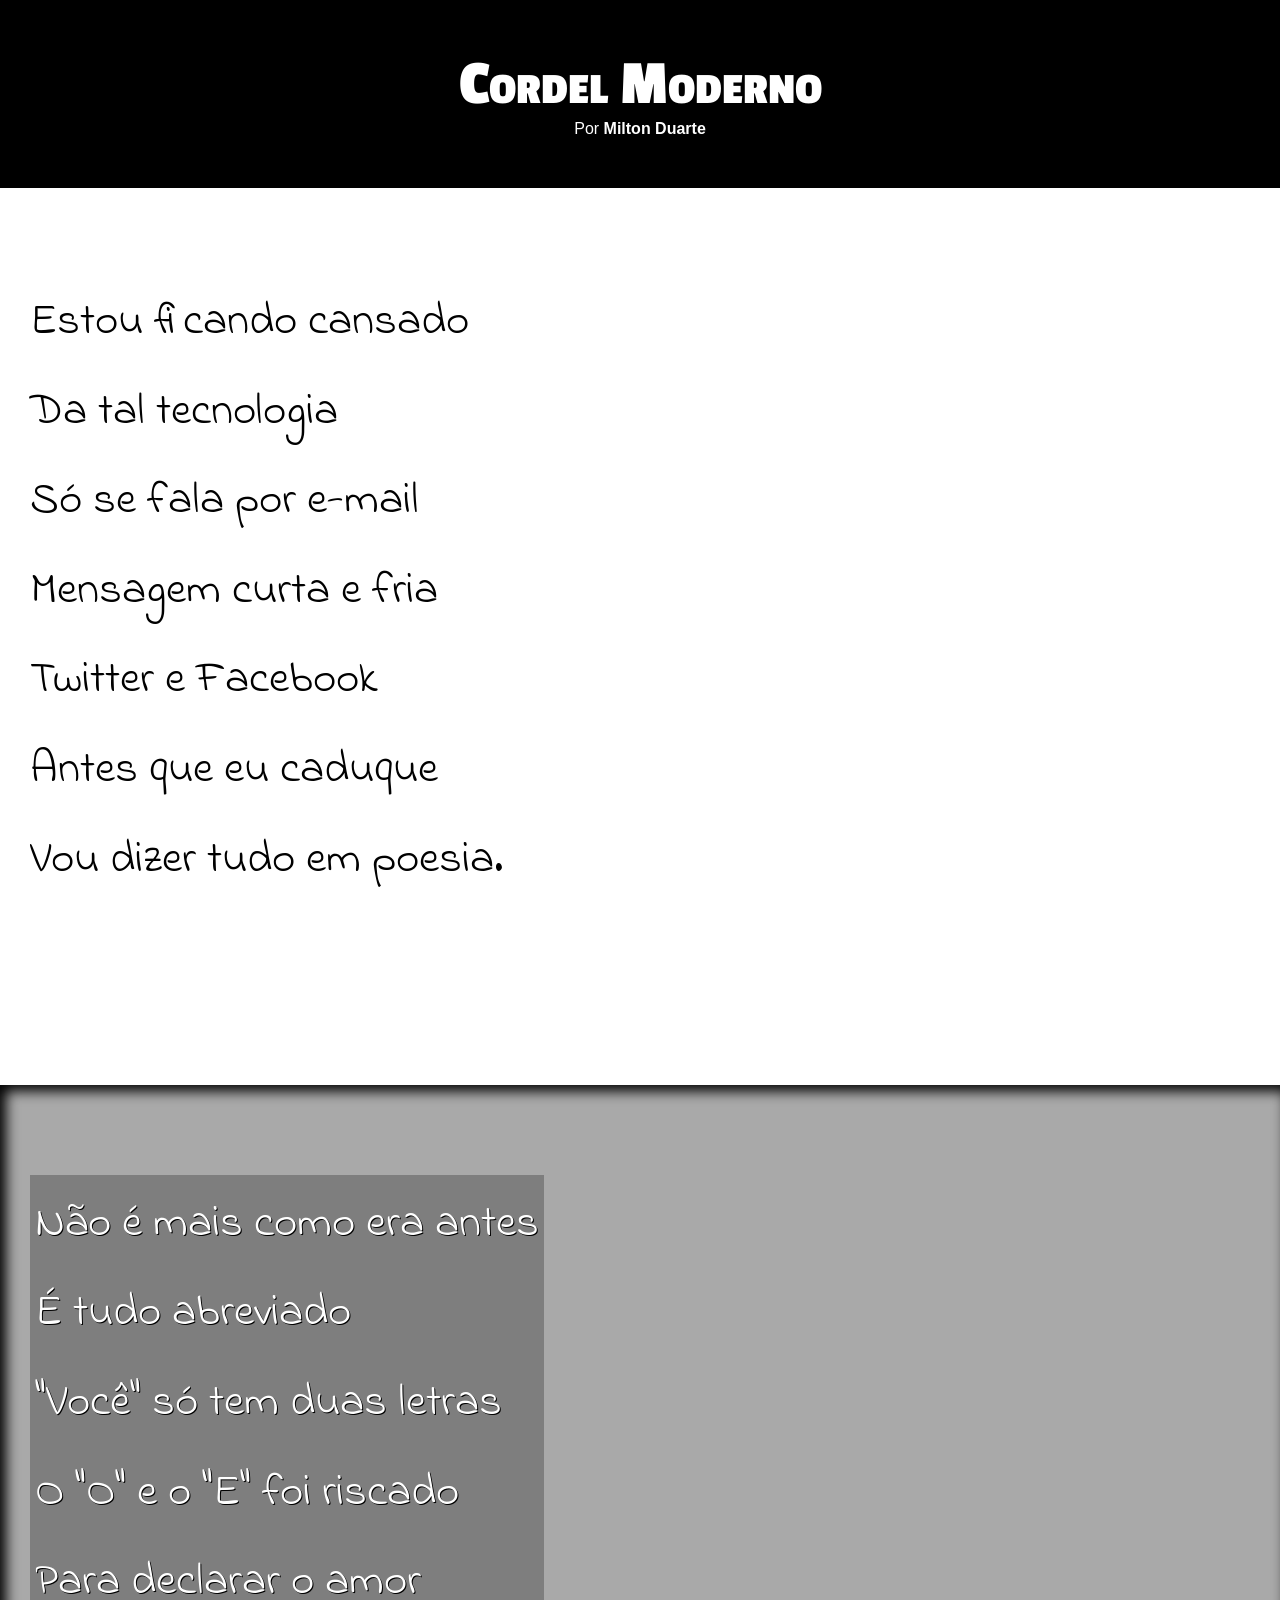
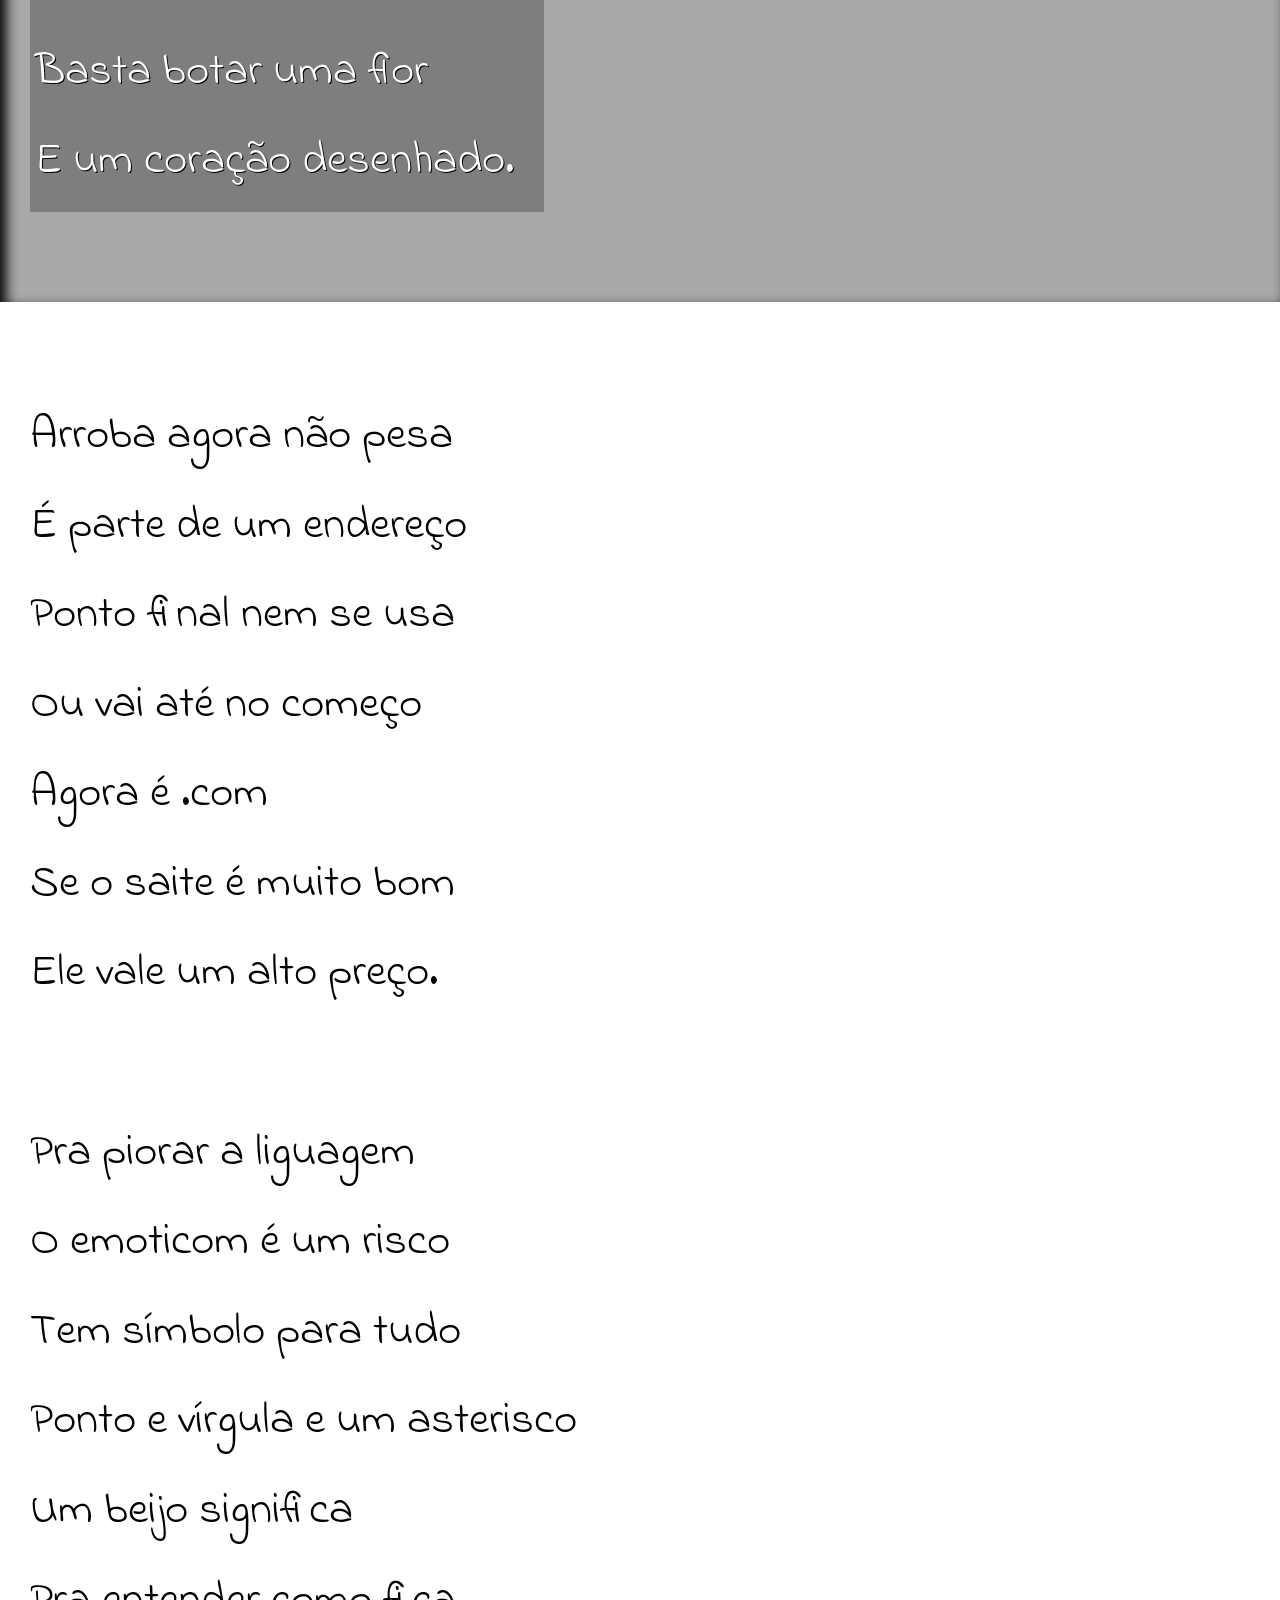
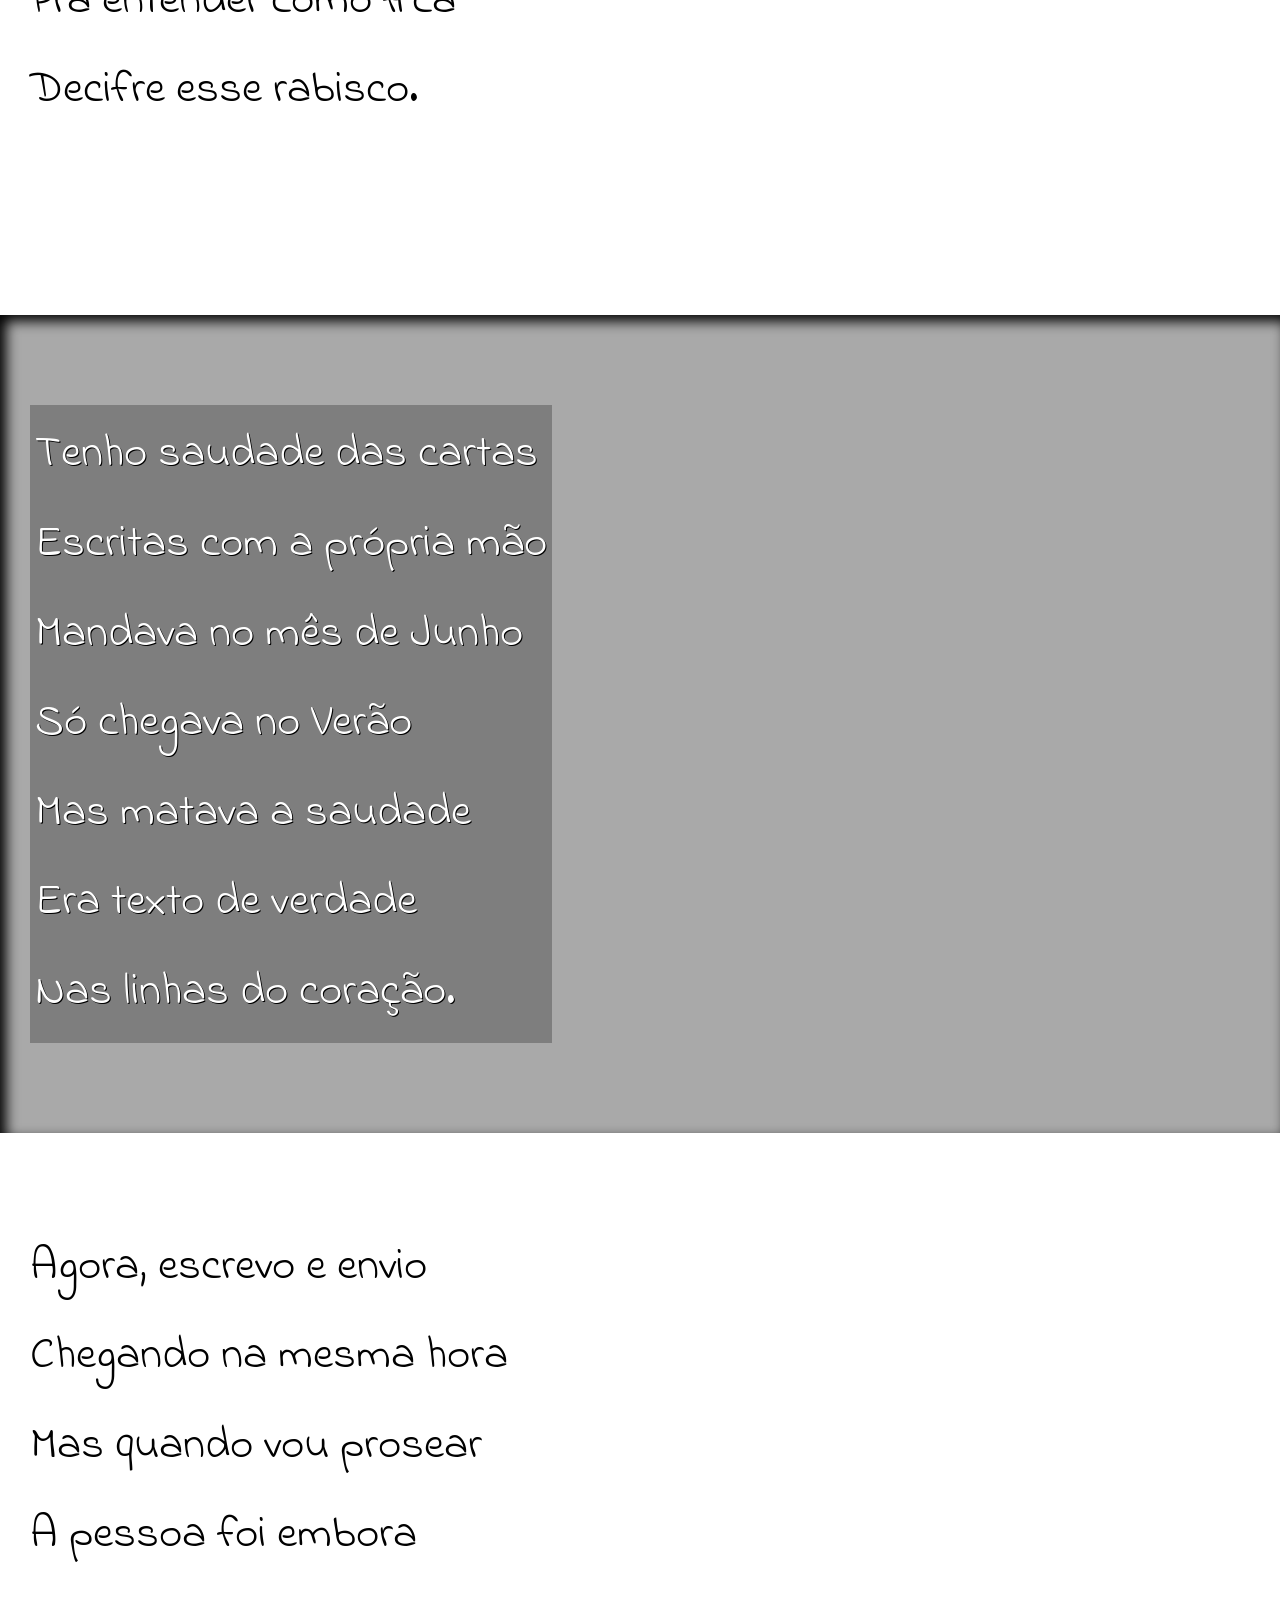
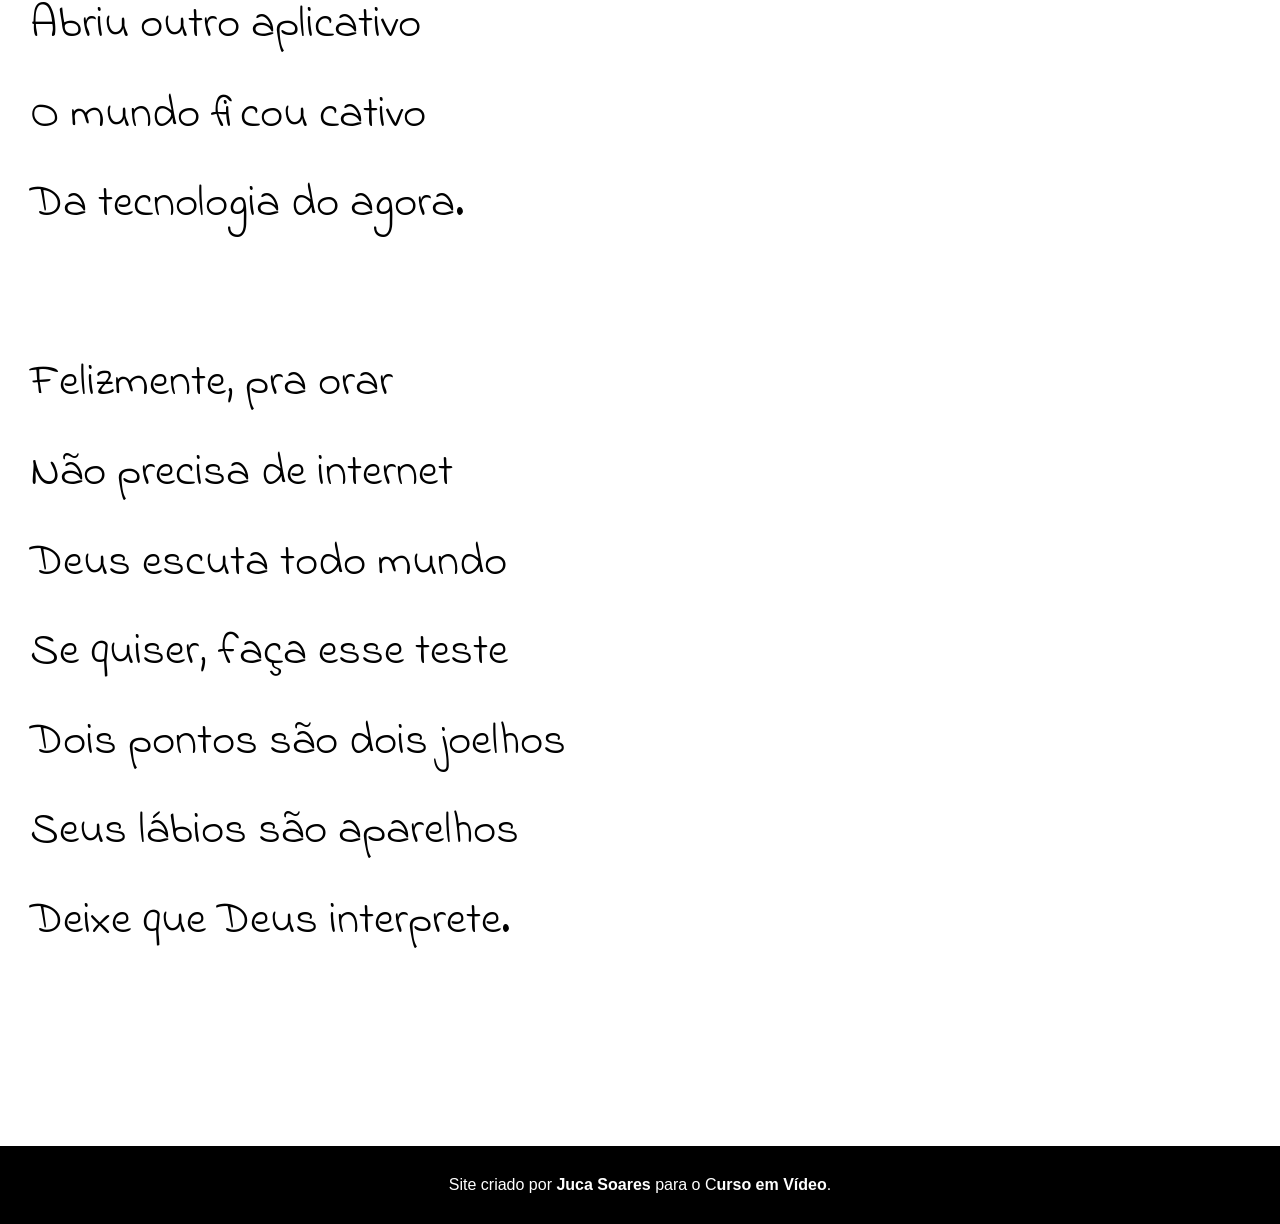
<file: desafios/desafio_12/index.html>
<!DOCTYPE html>
<html lang="pt-br">
<head>
    <meta charset="UTF-8">
    <meta name="viewport" content="width=device-width, initial-scale=1.0">
    <title>Cordel Moderno</title>
    <link rel="stylesheet" href="estilo/style.css">
</head>
<body>
<header>
    <h1>
        Cordel Moderno
    </h1>
    <p>Por <a href="https://www.recantodasletras.com.br/poesias/3186743" target="_blank">Milton Duarte</a></p>
</header>
    <section class="normal">
        <p>
            Estou ficando cansado <br>
            Da tal tecnologia <br>
            Só se fala por e-mail <br>
            Mensagem curta e fria <br>
            Twitter e Facebook <br>
            Antes que eu caduque <br>
            Vou dizer tudo em poesia. <br>
        </p>
    </section>

    <section class="imagem" id="img01">
        <p>
            Não é mais como era antes <br>
            É tudo abreviado <br>
            "Você" só tem duas letras <br>
            O "O" e o "E" foi riscado <br>
            Para declarar o amor <br>
            Basta botar uma flor <br>
            E um coração desenhado. <br>
        </p>
    </section>

    <section class="normal">
        <p>
            Arroba agora não pesa <br>
            É parte de um endereço <br>
            Ponto final nem se usa <br>
            Ou vai até no começo <br>
            Agora é .com <br>
            Se o saite é muito bom <br>
            Ele vale um alto preço. <br>
        </p>
        <p>    
            Pra piorar a liguagem <br>
            O emoticom é um risco <br>
            Tem símbolo para tudo <br>
            Ponto e vírgula e um asterisco <br>
            Um beijo significa <br>
            Pra entender como fica <br>
            Decifre esse rabisco. <br>
        </p>
    </section>

    <section class="imagem" id="img02">
        <p>
            Tenho saudade das cartas <br>
            Escritas com a própria mão <br>
            Mandava no mês de Junho <br>
            Só chegava no Verão <br>
            Mas matava a saudade <br>
            Era texto de verdade <br>
            Nas linhas do coração. <br>
        </p>
    </section>

    <section class="normal">
        <p>
            Agora, escrevo e envio <br>
            Chegando na mesma hora <br>
            Mas quando vou prosear <br>
            A pessoa foi embora <br>
            Abriu outro aplicativo <br>
            O mundo ficou cativo <br>
            Da tecnologia do agora. <br>
        </p>
        <p> 
            Felizmente, pra orar <br>
            Não precisa de internet <br>
            Deus escuta todo mundo <br>
            Se quiser, faça esse teste <br>
            Dois pontos são dois joelhos <br>
            Seus lábios são aparelhos <br>
            Deixe que Deus interprete. <br>
        </p>
    </section>

    <footer>
        <p>Site criado por <a href="https://github.com/JucaSoares" target="_blank">Juca Soares</a> para o C<a href="https://cursoemvideo.com" target="_blank">urso em Vídeo</a>.</p>
    </footer>
</body>
</html>
</file>
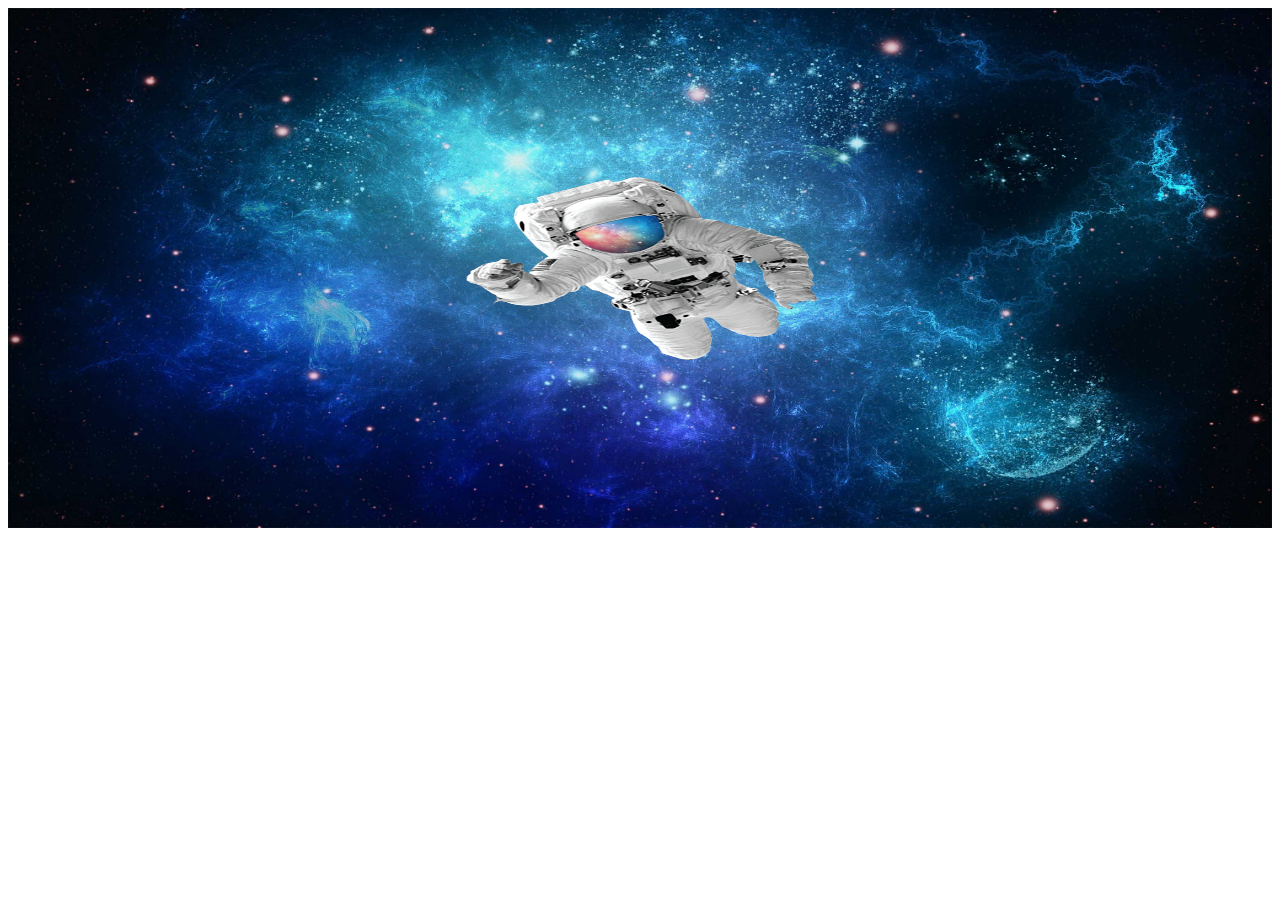
<file: desafios/desafio_11/astro.html>
<!DOCTYPE html>
<html lang="pt-br">
<head>
    <meta charset="UTF-8">
    <meta name="viewport" content="width=device-width, initial-scale=1.0">
    <title>Astronauta</title>
    <style>
        #container {
            background-image: url(espaco.jpg);
            background-size: 100% 100%;
            position: relative;
            height: 500px;
            padding: 10px;
            background-color: rgb(26, 18, 183);
        }

        #conteudo {
            background-image: url(astronauta.png);
            background-size: 100% 100%;
            position: absolute;
            height: 200px;
            width: 400px;
            left: 50%;
            top: 50%;
            transform: translate(-50%, -50%);
        }
    </style>
</head>
<body>
    <section id="container">
        <article id="conteudo">

        </article>
    </section>
</body>
</html>
</file>
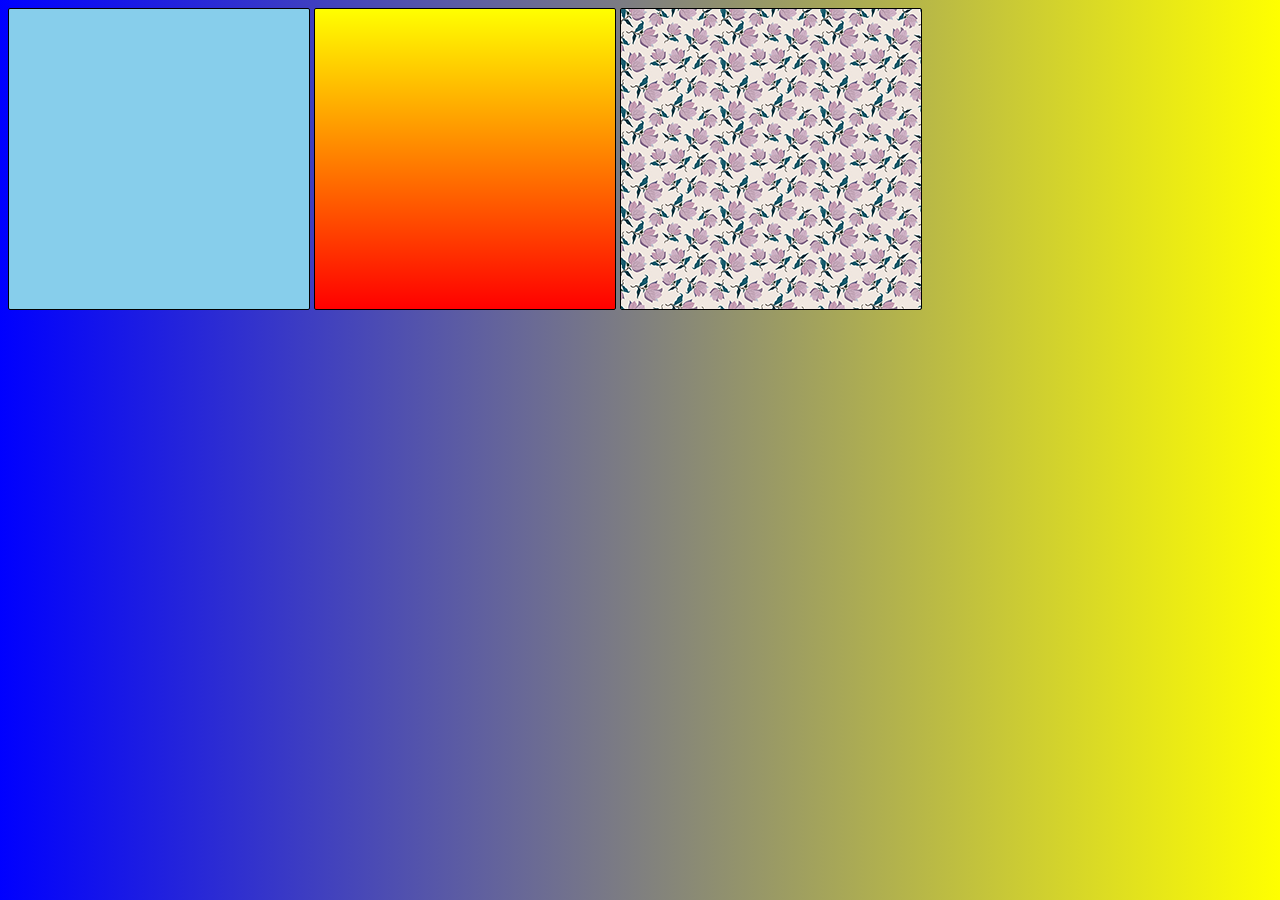
<file: exercicios/ex022/fundo001.html>
<!DOCTYPE html>
<html lang="pt-br">
<head>
    <meta charset="UTF-8">
    <meta name="viewport" content="width=
    , initial-scale=1.0">
    <title>Teste de imagens de Fundo</title>
    <style>
        body {
            background-image: linear-gradient(to right, blue, yellow);
        }

        div.quadrado {
            display: inline-block;
            border: 1px solid black;
            border-radius: 2px;
            background-color: lightgray;
            width: 300px;
            height: 300px;
        }

        div#q1 {
            background-color: skyblue;
        }

        div#q2 {
            background-image: linear-gradient(to bottom, yellow, red);
        }

        div#q3 {
            background-image: url(imagens/pattern003.png);
        }
    </style>
</head>
<body>
    <div class="quadrado" id="q1">

    </div>
    <div class="quadrado" id="q2">

    </div>
    <div class="quadrado" id="q3">

    </div>
</body>
</html>
</file>
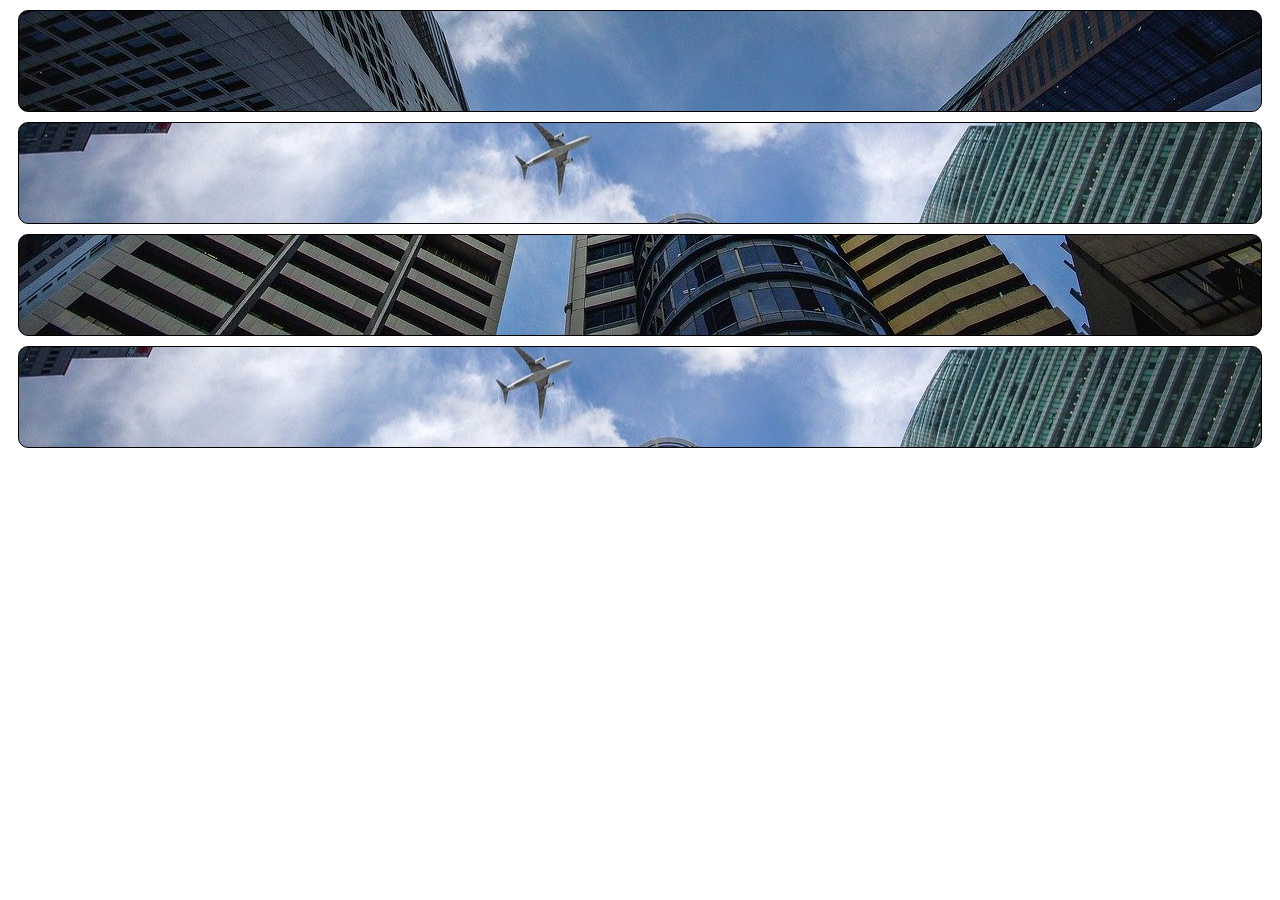
<file: exercicios/ex022/fundo003.html>
<!DOCTYPE html>
<html lang="pt-br">
<head>
    <meta charset="UTF-8">
    <meta name="viewport" content="width=device-width, initial-scale=1.0">
    <title>posição dos Fundos</title>
    <style>
        div.bloco {
            background-image: url(imagens/wallpaper002.jpg);
            height: 100px;
            border: 1px solid black;
            border-radius: 10px;
            margin: 10px;
        }
        div#q1 {
            background-position: left top;
        }
        div#q2 {
            background-position: left center;
        }
        div#q3 {
            background-position: right bottom;
        }
        div#q4 {
            background-position: center center;
        }
    </style>
</head>
<body>
    <div class="bloco" id="q1">

    </div>
    <div class="bloco" id="q2">

    </div>
    <div class="bloco" id="q3">

    </div>
    <div class="bloco" id="q4">

    </div>
</body>
</html>
</file>
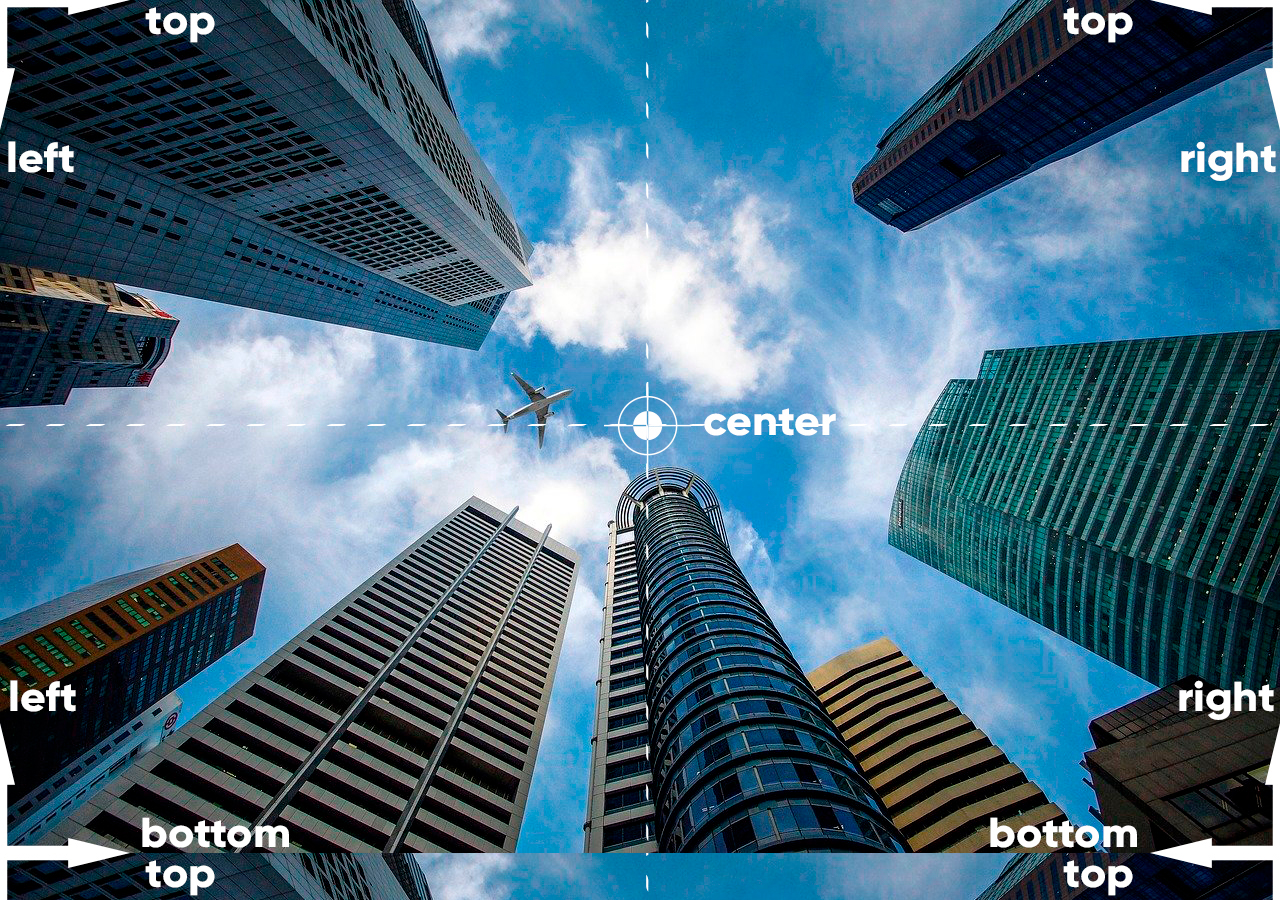
<file: exercicios/ex022/fundo005.html>
<!DOCTYPE html>
<html lang="p-br">
<head>
    <meta charset="UTF-8">
    <meta name="viewport" content="width=device-width, initial-scale=1.0">
    <title>Centralizando fundos</title>
    <style>
        body {
            height: 840px;
            width: auto;
            background-image: url(imagens/wallpaper003.jpg);
        }
    </style>
</head>
<body>
    
</body>
</html>
</file>
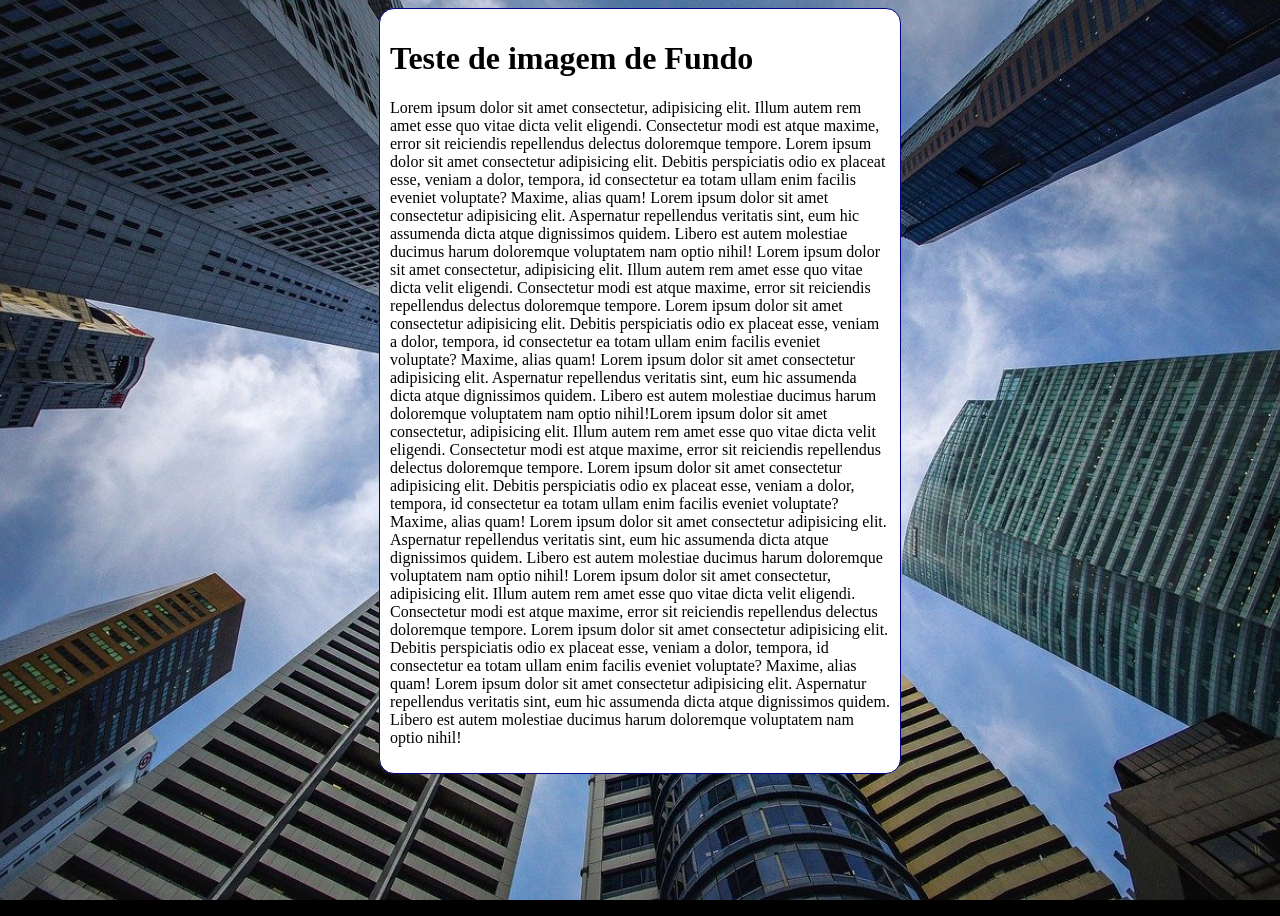
<file: exercicios/ex022/fundo006.html>
<!DOCTYPE html>
<html lang="pt-br">
<head>
    <meta charset="UTF-8">
    <meta name="viewport" content="width=device-width, initial-scale=1.0">
    <title>Teste de imagem de Fundo</title>
    <style>
        body {
            height: 100vh;
            background-color: black;
            background-image: url(imagens/wallpaper002.jpg);
            background-position: center center;
            background-repeat: no-repeat;
            background-size: cover;
            background-attachment: fixed;
        }

        main {
            background-color: white;
            max-width: 500px;
            padding: 10px;
            margin: auto;
            border: 1px solid darkblue;
            border-radius: 15px;
        }
    </style>
</head>
<body>
    <main>
        <h1>Teste de imagem de Fundo</h1>
        <p>Lorem ipsum dolor sit amet consectetur, adipisicing elit. Illum autem rem amet esse quo vitae dicta velit eligendi. Consectetur modi est atque maxime, error sit reiciendis repellendus delectus doloremque tempore. Lorem ipsum dolor sit amet consectetur adipisicing elit. Debitis perspiciatis odio ex placeat esse, veniam a dolor, tempora, id consectetur ea totam ullam enim facilis eveniet voluptate? Maxime, alias quam! Lorem ipsum dolor sit amet consectetur adipisicing elit. Aspernatur repellendus veritatis sint, eum hic assumenda dicta atque dignissimos quidem. Libero est autem molestiae ducimus harum doloremque voluptatem nam optio nihil! Lorem ipsum dolor sit amet consectetur, adipisicing elit. Illum autem rem amet esse quo vitae dicta velit eligendi. Consectetur modi est atque maxime, error sit reiciendis repellendus delectus doloremque tempore. Lorem ipsum dolor sit amet consectetur adipisicing elit. Debitis perspiciatis odio ex placeat esse, veniam a dolor, tempora, id consectetur ea totam ullam enim facilis eveniet voluptate? Maxime, alias quam! Lorem ipsum dolor sit amet consectetur adipisicing elit. Aspernatur repellendus veritatis sint, eum hic assumenda dicta atque dignissimos quidem. Libero est autem molestiae ducimus harum doloremque voluptatem nam optio nihil!Lorem ipsum dolor sit amet consectetur, adipisicing elit. Illum autem rem amet esse quo vitae dicta velit eligendi. Consectetur modi est atque maxime, error sit reiciendis repellendus delectus doloremque tempore. Lorem ipsum dolor sit amet consectetur adipisicing elit. Debitis perspiciatis odio ex placeat esse, veniam a dolor, tempora, id consectetur ea totam ullam enim facilis eveniet voluptate? Maxime, alias quam! Lorem ipsum dolor sit amet consectetur adipisicing elit. Aspernatur repellendus veritatis sint, eum hic assumenda dicta atque dignissimos quidem. Libero est autem molestiae ducimus harum doloremque voluptatem nam optio nihil! Lorem ipsum dolor sit amet consectetur, adipisicing elit. Illum autem rem amet esse quo vitae dicta velit eligendi. Consectetur modi est atque maxime, error sit reiciendis repellendus delectus doloremque tempore. Lorem ipsum dolor sit amet consectetur adipisicing elit. Debitis perspiciatis odio ex placeat esse, veniam a dolor, tempora, id consectetur ea totam ullam enim facilis eveniet voluptate? Maxime, alias quam! Lorem ipsum dolor sit amet consectetur adipisicing elit. Aspernatur repellendus veritatis sint, eum hic assumenda dicta atque dignissimos quidem. Libero est autem molestiae ducimus harum doloremque voluptatem nam optio nihil!
        </p>
    </main>
</body>
</html>
</file>
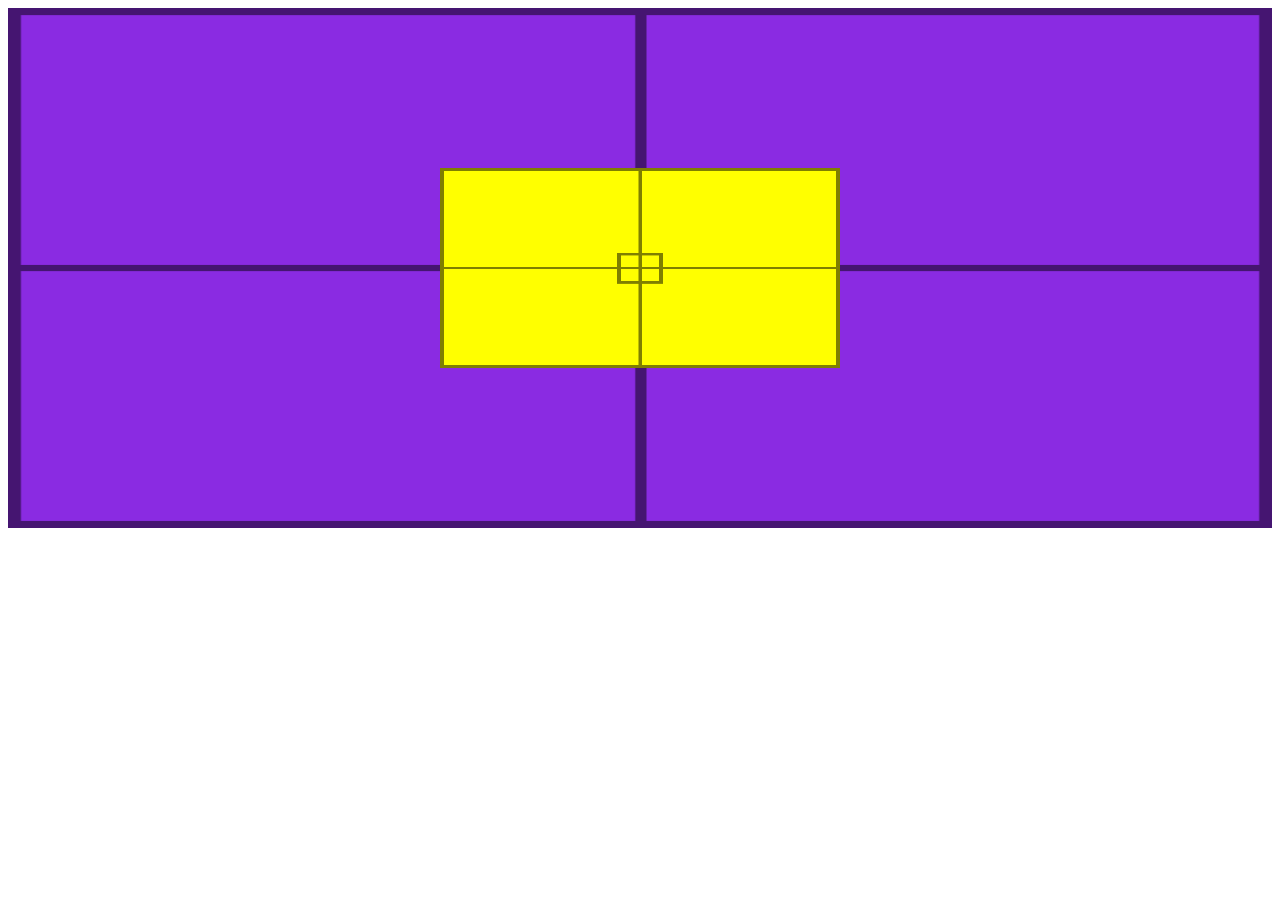
<file: exercicios/ex022/fundo007.html>
<!DOCTYPE html>
<html lang="pt-br">
<head>
    <meta charset="UTF-8">
    <meta name="viewport" content="width=device-width, initial-scale=1.0">
    <title>Alinhamento Vertical</title>
    <style>
        #container {
            background-image: url(imagens/target001.png);
            background-size: 100% 100%;
            position: relative;
            height: 500px;
            padding: 10px;
            background-color: blueviolet;
        }

        #conteudo {
            background-image: url(imagens/target001.png);
            background-size: 100% 100%;
            position: absolute;
            height: 200px;
            width: 400px;
            background-color: yellow;
            left: 50%;
            top: 50%;
            transform: translate(-50%, -50%);
        }
    </style>
</head>
<body>
    <section id="container">
        <article id="conteudo">

        </article>
    </section>
</body>
</html>
</file>
<file: desafios/desafio_12/estilo/style.css>
@charset "UTF-8";

@import url('https://fonts.googleapis.com/css2?family=Passion+One:wght@400;700;900&display=swap');

@import url('https://fonts.googleapis.com/css2?family=Indie+Flower&display=swap');

:root {
    --fonte1: Verdana, Geneva, Tahoma, sans-serif;
    --fonte2: "Passion One", sans-serif;
    --fonte3: "Indie Flower", cursive;
}

* {
    margin: 0px;
    padding: 0px;
}

html, body {
    min-height: 100vh;
    background-color: darkgray;
    font-family: var(--fonte1);
}

header {
    background-color: black;
    color: white;
    text-align: center;
}

header > h1 {
    padding-top: 50px;
    font-variant: small-caps;
    font-family: var(--fonte2);
    font-size: 5vw;
}

header > p {
    padding-bottom: 50px;
}

header a, footer a {
    color: white;
    text-decoration: none;
    font-weight: bolder;
}

header a:hover, footer a:hover {
    text-decoration: underline;
}

section {
    padding-top: 10vh;
    padding-bottom: 10vh;
    line-height: 2em;
    padding-left: 30px;
    font-family: var(--fonte3);
    font-size: 3.5vw;
}

section > P {
    padding-bottom: 2em;
}

section.normal {
    background-color: white;
    color: black;
}

section.imagem {
    background-color: rgb(62, 61, 61);
    color: white;
    box-shadow: inset 6px 6px 13px 0px black;
    background-attachment: fixed;
}

section.imagem > p {
    display: inline-block;
    padding: 5px;
    background-color: rgba(0, 0, 0, 0.256);
    text-shadow: 1px 1px 0px black;
}

section#img01 {
    background-image: url(../imagens/background001.jpg);
    background-position: right center;
    background-size: cover;
}

section#img02 {
    background-image: url(../imagens/background002.jpg);
    background-position: right center;
    background-size: cover;
}

footer {
    background-color: black;
    color: white;
    text-align: center;
    padding: 30px;
}
</file>
